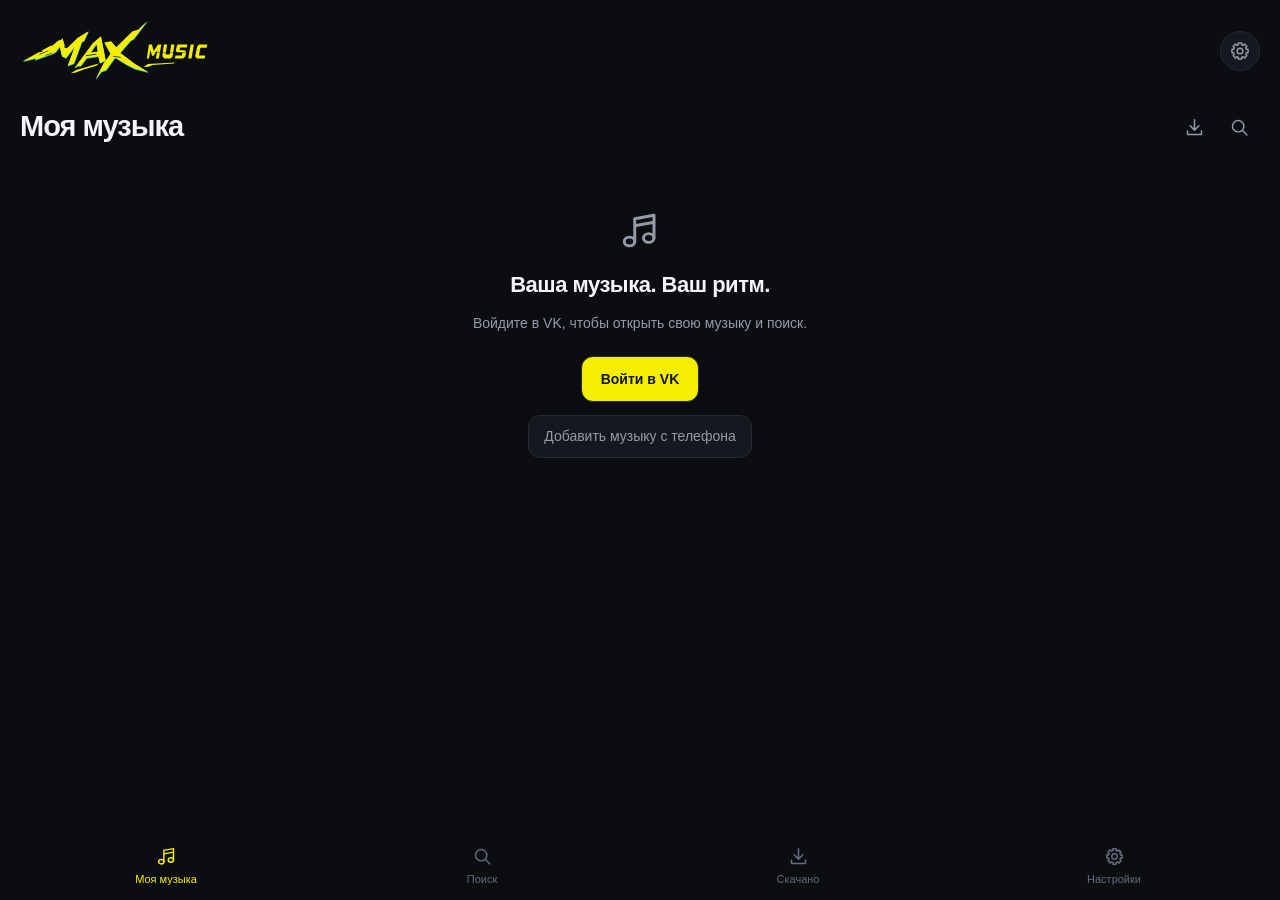
<file: app/src/main/assets/index.html>
<!doctype html><html lang="ru"><head><meta charset="utf-8"><meta name="viewport" content="width=device-width,initial-scale=1,viewport-fit=cover"><meta http-equiv="Content-Security-Policy" content="default-src 'none';script-src 'self';style-src 'self' 'unsafe-inline';img-src 'self' data: https:;font-src 'self';connect-src 'none';frame-src 'none';base-uri 'none';form-action 'none'"><title>MaxMusic</title><link rel="stylesheet" href="ui.css"></head><body class="solo runtime-loading"><div class="page"><div class="screens"><section class="screen selectedsolo"><div class="phone" id="libraryPhone"></div></section></div></div><script src="ui-core.js"></script><script src="runtime.js"></script></body></html>
</file>
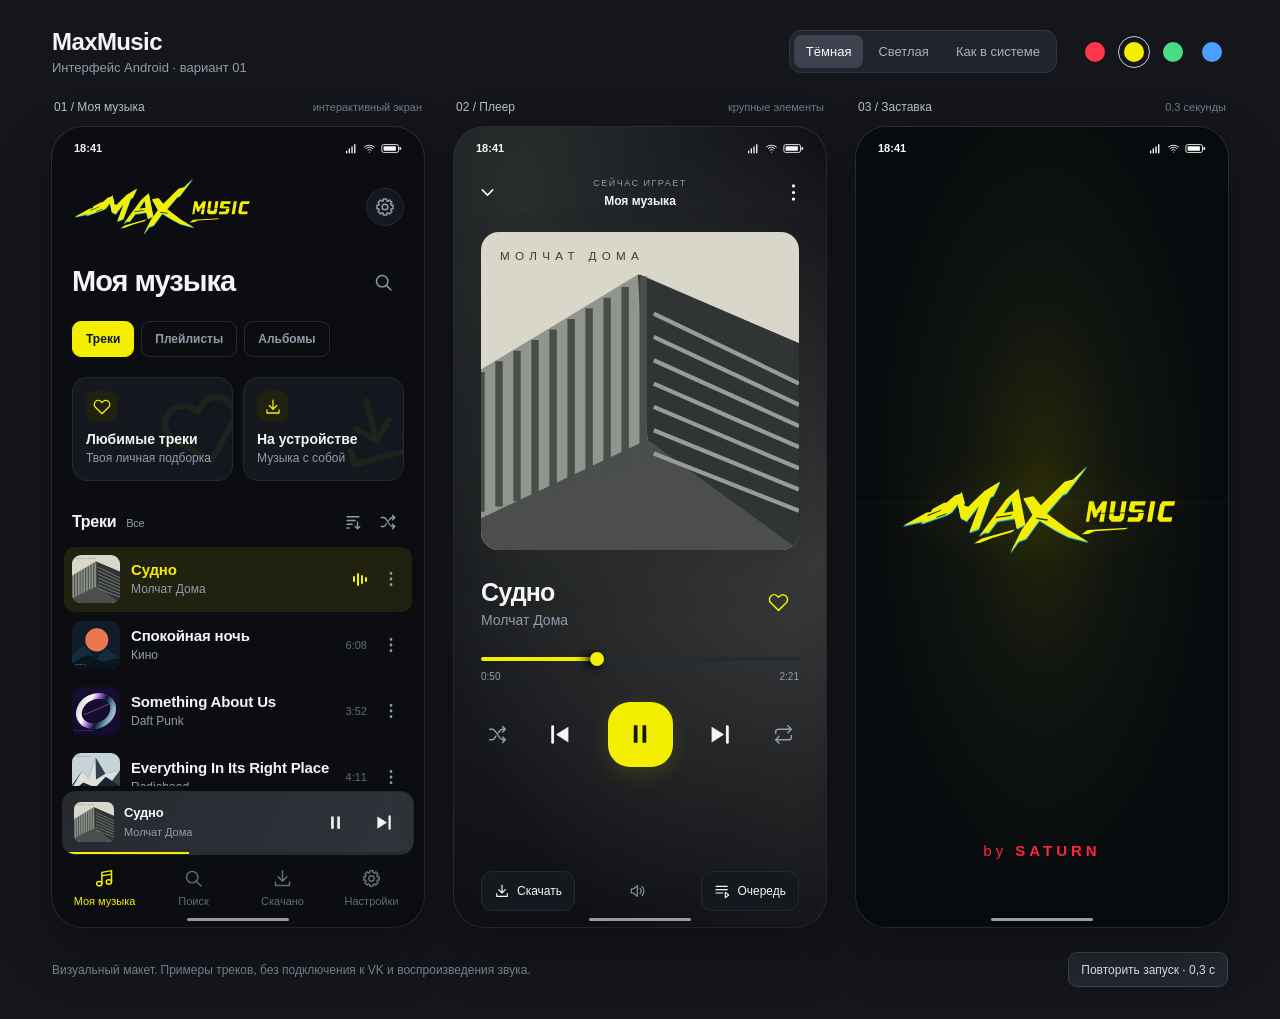
<file: design.html>
<!doctype html>
<html lang="ru">
<meta charset="utf-8">
<meta name="viewport" content="width=device-width,initial-scale=1">
<title>MaxMusic · Android</title>
<style>
*{box-sizing:border-box}body{margin:0;background:#14161b;color:#f3f4f6;font:15px 'Segoe UI',Arial,sans-serif}button,input{font:inherit}button{cursor:pointer;-webkit-tap-highlight-color:transparent}button:focus-visible,input:focus-visible{outline:2px solid #a2c9ff;outline-offset:3px}button{border:0}svg{display:block}.page{max-width:1248px;margin:auto;padding:28px 36px 32px}.pagehead{display:flex;justify-content:space-between;gap:20px;align-items:center;margin-bottom:25px}.pagetitle{font-size:24px;font-weight:750;letter-spacing:-.6px}.pagetitle small{display:block;font-size:13px;color:#949ba9;font-weight:400;letter-spacing:0;margin-top:4px}.global-controls{display:flex;gap:22px;align-items:center}.modes{display:flex;background:#21242c;padding:4px;border:1px solid #333743;border-radius:12px;gap:3px}.modes button{padding:9px 12px;background:none;color:#a9b0bd;border-radius:8px;font-size:13px}.modes button.active{color:#f6f8ff;background:#3c424e}.accents{display:flex;gap:7px}.accent{width:32px;height:32px;display:grid;place-items:center;border-radius:50%;padding:5px;background:transparent;border:1px solid transparent}.accent span{width:20px;height:20px;border-radius:50%;background:var(--swatch)}.accent.active{border-color:#c7cbd2}.screens{display:grid;grid-template-columns:repeat(3,minmax(0,1fr));gap:30px}.screenlabel{display:flex;justify-content:space-between;align-items:center;font-size:12px;color:#b9bfcb;margin:0 2px 13px}.screenlabel span{color:#727b8c;font-size:11px}.phone{position:relative;width:100%;height:800px;border-radius:31px;overflow:hidden;background:var(--bg);color:var(--fg);box-shadow:0 22px 55px #0005,0 0 0 1px #ffffff1e;font-family:'Segoe UI',Arial,sans-serif;--bg:#0b0d11;--surface:#15181e;--surface2:#1d2129;--stroke:#262a33;--fg:#f4f5f7;--muted:#939ba9;--subtle:#626b7d;--accent:#f4ef00;--ink:var(--accent);--soft:color-mix(in srgb,var(--accent) 9%,var(--bg))}.phone.light{--bg:#f4f5f8;--surface:#fff;--surface2:#e9ecf2;--stroke:#dce1e9;--fg:#171b24;--muted:#697285;--subtle:#8790a0;--ink:color-mix(in srgb,var(--accent) 48%,#121722);box-shadow:0 22px 55px #0005,0 0 0 1px #ffffff30}.phone button{color:inherit}.statusbar{height:32px;padding:10px 22px 0;display:flex;justify-content:space-between;align-items:center;font-size:11px;line-height:16px;font-weight:650;color:var(--fg)}.statusicons{display:flex;gap:5px;align-items:center}.statusicons svg{width:13px;height:13px}.statusicons .battery{width:21px}.app{height:calc(100% - 32px);display:flex;flex-direction:column}.appheader{display:flex;justify-content:space-between;align-items:center;gap:14px;padding:17px 20px 15px;flex-shrink:0}.wordmark{width:184px;color:var(--ink);overflow:visible}.wordmark svg{width:100%;height:auto}.account{height:38px;width:38px;border:1px solid var(--stroke);background:var(--surface);display:grid;place-items:center;border-radius:50%;color:var(--muted)!important}.icon{width:21px;height:21px;fill:none;stroke:currentColor;stroke-width:1.7;stroke-linecap:round;stroke-linejoin:round}.scroll{flex:1;overflow:auto;min-height:0;padding:0 20px 15px;scrollbar-width:none}.scroll::-webkit-scrollbar{display:none}.titleline{display:flex;align-items:center;justify-content:space-between;margin:8px 0 18px}.titleline h1{font-size:29px;letter-spacing:-1px;line-height:1.1;margin:0;font-weight:730}.iconbutton{height:42px;width:42px;display:grid;place-items:center;border-radius:50%;background:transparent;color:var(--muted)!important;padding:0}.tabs{display:flex;gap:7px;margin-bottom:20px;white-space:nowrap}.chip{height:36px;padding:0 13px;border-radius:9px;border:1px solid var(--stroke);background:none;color:var(--muted)!important;font-size:12px;font-weight:600}.chip.selected{background:var(--accent);color:#111518!important;border-color:var(--accent)}.collections{display:grid;grid-template-columns:1fr 1fr;gap:10px;margin:0 0 24px}.collection{position:relative;text-align:left;background:var(--surface);border:1px solid var(--stroke);padding:13px;border-radius:15px;overflow:hidden;min-height:97px}.collection .cicon{width:31px;height:31px;border-radius:9px;display:grid;place-items:center;background:var(--soft);color:var(--ink);margin-bottom:9px}.collection .cicon svg{width:18px;height:18px}.collection strong{font-size:13px;font-weight:650;display:block}.collection small{display:block;margin-top:3px;font-size:11px;color:var(--muted)}.collection .ornament{position:absolute;right:-12px;top:12px;color:var(--ink);opacity:.05;transform:rotate(-15deg);width:82px;height:82px}.listheading{display:flex;align-items:center;justify-content:space-between;margin:0 0 8px;gap:10px}.listheading strong{font-size:16px;font-weight:650;letter-spacing:-.3px}.listheading small{font-size:11px;font-weight:400;color:var(--muted);margin-left:6px}.tools{display:flex;gap:3px}.tools .iconbutton{width:32px;height:34px}.tools svg{width:18px;height:18px}.track{display:flex;align-items:center;gap:11px;min-height:65px;border-radius:10px;margin:1px -8px;padding:7px 8px;cursor:pointer;position:relative}.track:hover{background:var(--surface)}.track.current{background:var(--soft)}.cover{position:relative;flex-shrink:0;width:48px;height:48px;border-radius:9px;overflow:hidden;isolation:isolate}.cover>svg{width:100%;height:100%}.tracktext{min-width:0;flex:1}.tracktext strong,.tracktext small{display:block;white-space:nowrap;overflow:hidden;text-overflow:ellipsis}.tracktext strong{font-size:13px;line-height:20px;letter-spacing:-.15px;font-weight:600}.track.current .tracktext strong{color:var(--ink)}.tracktext small{font-size:11px;color:var(--muted);line-height:18px}.trackduration{font-size:10px;color:var(--subtle);font-variant-numeric:tabular-nums}.track .more{width:26px;height:44px;border-radius:9px;background:transparent;color:var(--muted);padding:0;display:grid;place-items:center}.track .more .icon{width:18px;height:18px}.eqbars{display:flex;align-items:center;gap:2px;height:14px;margin-left:3px}.eqbars i{width:2px;background:var(--ink);border-radius:2px}.eqbars i:nth-child(1){height:6px}.eqbars i:nth-child(2){height:13px}.eqbars i:nth-child(3){height:9px}.eqbars i:nth-child(4){height:5px}.miniplayer{margin:5px 10px 0;background:var(--surface2);border:1px solid var(--stroke);border-radius:13px;position:relative;overflow:hidden;flex-shrink:0}.minibody{display:flex;align-items:center;gap:10px;padding:10px 11px;cursor:pointer}.miniplayer .cover{width:40px;height:40px;border-radius:7px}.miniplayer .tracktext strong{font-size:12px}.miniplayer .tracktext small{font-size:10px}.miniplayer .iconbutton{height:38px;width:38px;flex-shrink:0;color:var(--fg)!important}.mini-progress{height:2px;background:var(--stroke)}.mini-progress span{height:100%;display:block;background:var(--accent);width:36%}.nav{height:72px;display:flex;justify-content:space-around;align-items:center;padding:4px 8px 11px;flex-shrink:0}.nav button{width:25%;height:56px;border-radius:10px;display:flex;flex-direction:column;align-items:center;justify-content:center;gap:6px;background:none;color:var(--subtle);font-size:9px}.nav button.active{color:var(--ink)}.nav .icon{width:21px;height:21px}.homehandle{position:absolute;bottom:6px;left:50%;transform:translateX(-50%);width:102px;height:3px;border-radius:4px;background:var(--fg);opacity:.6;pointer-events:none}.playerheader{padding:12px 12px 0;display:flex;justify-content:space-between;align-items:center}.playerheader .center{text-align:center;color:var(--muted);font-size:9px;letter-spacing:1.5px;line-height:18px}.playerheader .center b{display:block;color:var(--fg);font-size:12px;letter-spacing:0;font-weight:600}.playerheader .iconbutton{color:var(--fg)!important}.playerbody{padding:19px 27px 16px;flex:1;display:flex;flex-direction:column}.bigcover{width:100%;height:auto;aspect-ratio:1;border-radius:18px;box-shadow:0 18px 40px #0003;overflow:hidden;flex-shrink:0}.songinfo{margin-top:28px;display:flex;align-items:center;justify-content:space-between;gap:10px}.songinfo h2{font-size:25px;letter-spacing:-.8px;margin:0 0 5px;font-weight:730;line-height:1.15}.songinfo p{margin:0;color:var(--muted);font-size:14px}.songinfo .iconbutton{color:var(--ink)!important;flex-shrink:0}.seek{margin-top:24px}.seek input{appearance:none;-webkit-appearance:none;background:linear-gradient(90deg,var(--accent) 0%,var(--accent) 36%,var(--stroke) 36%);height:4px;width:100%;display:block;margin:5px 0 10px;border-radius:6px;cursor:pointer}.seek input::-webkit-slider-thumb{appearance:none;-webkit-appearance:none;width:12px;height:12px;background:var(--accent);border-radius:50%}.timecodes{display:flex;justify-content:space-between;color:var(--muted);font-size:10px;font-variant-numeric:tabular-nums}.playcontrols{display:flex;justify-content:space-between;align-items:center;margin-top:20px;gap:8px}.playcontrols .iconbutton{color:var(--fg)!important}.playcontrols .dim{color:var(--muted)!important;width:32px}.playcontrols .skip .icon{width:27px;height:27px}.playcontrols .play{width:65px;height:65px;background:var(--accent);color:#111518!important;border-radius:22px;box-shadow:0 7px 23px color-mix(in srgb,var(--accent) 12%,transparent)}.playcontrols .play .icon{width:30px;height:30px;stroke-width:1.3}.playerfooter{display:flex;justify-content:space-between;align-items:center;gap:8px;margin-top:auto;padding-top:24px}.playerfooter button{border:1px solid var(--stroke);background:var(--surface);border-radius:11px;min-height:40px;padding:0 12px;display:flex;gap:7px;align-items:center;font-size:11px}.playerfooter .icon{width:16px;height:16px}.playerfooter .plain{padding:0 8px;background:transparent;border:0;color:var(--muted)}.splash{height:100%;background:radial-gradient(ellipse at 50% 44%,#20200b 0%,#10120f 30%,#090b0e 65%);display:flex;align-items:center;justify-content:center;position:relative;color:#f4ef00}.splashlogo{width:286px;position:relative;filter:drop-shadow(0 0 28px #f4ef001a);margin-top:-34px}.splashlogo svg{width:100%}.splashlogo:before{content:'';position:absolute;left:-10px;right:20px;top:50%;height:1px;background:linear-gradient(90deg,transparent,#fff6005c,transparent);opacity:.6}.splash .by{position:absolute;bottom:68px;color:#ff243e;letter-spacing:4px;font-size:15px;font-weight:500}.splash .by b{font-weight:750}.splash .homehandle{background:#fff}.splashflash{position:absolute;inset:0;z-index:20;display:none}.splashflash.visible{display:block}.splashflash .splashlogo{width:286px}.caption{color:#7c8596;font-size:12px;display:flex;justify-content:space-between;align-items:center;gap:20px;margin-top:25px}.replay{background:#232731;border:1px solid #3c4350;color:#e4e7ef;border-radius:9px;min-height:35px;padding:5px 12px;font-size:12px}.searchfield{height:44px;border:1px solid var(--stroke);border-radius:12px;background:var(--surface);display:flex;align-items:center;gap:9px;padding:0 12px;margin-bottom:20px}.searchfield .icon{width:19px;height:19px;color:var(--muted)}.searchfield input{border:0;background:none;color:var(--fg);font-size:13px;width:100%;outline:none;min-width:0}.searchfield input::placeholder{color:var(--subtle)}.searchsection{font-size:12px;color:var(--muted);margin:4px 0 12px}.settingssection{margin-bottom:25px}.settingssection h2{font-size:14px;margin:18px 0 11px}.settingmodes{display:grid;grid-template-columns:repeat(3,1fr);gap:7px}.settingmode{background:var(--surface);border:1px solid var(--stroke);border-radius:12px;text-align:center;padding:13px 5px;font-size:10px;min-height:77px}.settingmode.selected{border-color:var(--ink);background:var(--soft)}.settingmode svg{margin:0 auto 8px;width:22px;height:22px}.settingaccents{display:flex;gap:17px;padding:8px 0}.settingaccent{height:43px;width:43px;background:var(--swatch);border:5px solid var(--bg);outline:1px solid var(--stroke);border-radius:50%;display:grid;place-items:center;color:#101216!important}.settingaccent.selected{outline:2px solid var(--ink)}.settingaccent .icon{width:21px;height:21px}.settingrow{background:var(--surface);padding:15px 14px;border:1px solid var(--stroke);border-radius:12px;display:flex;align-items:center;justify-content:space-between;font-size:12px;margin-bottom:8px}.settingrow small{font-size:11px;color:var(--muted)}.aboutmark{text-align:center;margin-top:28px;color:var(--subtle);font-size:11px}.playlistgrid{display:grid;grid-template-columns:1fr 1fr;gap:19px 13px}.playlistcard{padding:0;text-align:left;background:none;color:var(--fg)}.playlistcard .cover{width:100%;height:auto;aspect-ratio:1;border-radius:14px}.playlistcard strong{display:block;font-size:13px;margin-top:10px}.playlistcard small{display:block;color:var(--muted);font-size:11px;margin-top:4px}.downloadnote{font-size:12px;color:var(--muted);line-height:1.6;margin:0 0 16px}.toast{position:absolute;bottom:92px;left:17px;right:17px;z-index:25;background:var(--fg);color:var(--bg);font-size:12px;padding:13px 16px;border-radius:12px;box-shadow:0 5px 25px #0005;display:none}.toast.show{display:block}.sheetmask{position:absolute;inset:0;background:#0008;z-index:12;display:flex;align-items:end}.sheet{border:1px solid var(--stroke);background:var(--bg);width:100%;padding:12px 20px 30px;border-radius:23px 23px 0 0}.sheet>i{display:block;width:34px;height:4px;background:var(--stroke);margin:0 auto 18px;border-radius:3px}.sheet h2{font-size:21px;letter-spacing:-.5px;margin:0 0 15px}.sheet>button{width:100%;height:49px;display:flex;gap:13px;align-items:center;background:none;text-align:left;font-size:13px}.sheet .icon{color:var(--muted)}.sheet .track{min-height:62px}.solo .page{padding:0;max-width:none}.solo .pagehead,.solo .screenlabel,.solo .caption{display:none}.solo .screens{display:block}.solo .screen{display:none}.solo .screen.selectedsolo{display:block}.solo .phone{width:100vw;height:100vh;border-radius:0;box-shadow:none}.solo .screen:nth-child(3) .phone>.statusbar{position:absolute;top:0;width:100%;z-index:2;color:#fff}.screen:nth-child(3) .phone>.statusbar{position:absolute;top:0;width:100%;z-index:2;color:#fff}.screen:nth-child(3) .statusbar .icon{color:#fff}
@media(max-width:850px){.page{padding:20px}.pagehead{align-items:start;flex-direction:column}.global-controls{gap:12px;flex-wrap:wrap}.screens{grid-template-columns:360px 360px 360px;overflow:auto;padding:1px 1px 22px;gap:20px}.caption{align-items:start}.pagehead .modes button{padding:9px}.caption>span{max-width:220px}}
</style>
<style>
.tracktext strong{font-size:15px;line-height:21px}.tracktext small{font-size:12px;line-height:19px}.trackduration{font-size:11px}.miniplayer .tracktext strong{font-size:13px}.miniplayer .tracktext small{font-size:11px}.nav button{font-size:11px}.collection strong{font-size:14px}.collection small{font-size:12px;line-height:1.4}.settingrow{font-size:14px}.settingrow small{font-size:12px}.settingssection h2{font-size:16px}.settingmode{font-size:11px}.searchfield input{font-size:15px}.searchsection{font-size:13px}.playerfooter button{font-size:12px}.splash{--bg:#090b0e}
.account{padding:0;flex-shrink:0}
.account .icon{width:22px;height:22px;stroke-width:1.6}
.phone.light{--selection-outline:#b8bec7}
.phone.light .seek input{background:#d1d5dc!important;box-shadow:none}
.seek input::-webkit-slider-thumb{width:14px;height:14px;box-shadow:0 3px 6px #0005}
.seek input::-moz-range-thumb{border:0;width:14px;height:14px;border-radius:50%;background:var(--accent);box-shadow:0 3px 6px #0005}
.phone:not(.light) .seek input::-webkit-slider-thumb{box-shadow:-2px 0 3px #0008,-7px 1px 8px 1px #0007,0 3px 6px #0005}
.phone:not(.light) .seek input::-moz-range-thumb{box-shadow:-2px 0 3px #0008,-7px 1px 8px 1px #0007,0 3px 6px #0005}
.phone.light .seek input::-webkit-slider-thumb{box-sizing:border-box;border:0;width:12px;height:12px;box-shadow:0 0 0 .65px var(--selection-outline),0 3px 6px #0003}
.phone.light .seek input::-moz-range-thumb{box-sizing:border-box;border:0;width:12px;height:12px;border-radius:50%;background:var(--accent);box-shadow:0 0 0 .65px var(--selection-outline),0 3px 6px #0003}
.phone.light .playcontrols .play{border:0;box-shadow:inset 0 0 0 .65px var(--selection-outline),0 7px 23px color-mix(in srgb,var(--accent) 12%,transparent)}
.phone.light .chip.selected,.phone.light .settingmode.selected{border-color:transparent;box-shadow:inset 0 0 0 .6px var(--selection-outline)}
.phone.light .track.current,.phone.light .collection .cicon{box-shadow:inset 0 0 0 .5px var(--selection-outline)}
.phone.light .nav button.active{background:var(--soft);box-shadow:inset 0 0 0 .5px var(--selection-outline)}
.phone.light .settingaccent{box-shadow:inset 0 0 0 .5px var(--selection-outline)}
.phone.light .settingaccent.selected{outline:1px solid var(--selection-outline)}
.phone.light .mini-progress span{background:#c5cad2}
.phone.artwork-player{background:radial-gradient(ellipse at 18% 10%,color-mix(in srgb,var(--art-primary,var(--bg)) 48%,transparent),transparent 78%),radial-gradient(ellipse at 100% 55%,color-mix(in srgb,var(--art-secondary,var(--bg)) 23%,transparent),transparent 72%),var(--bg)}
.phone.light.artwork-player{background:radial-gradient(ellipse at 18% 10%,color-mix(in srgb,var(--art-primary,var(--bg)) 24%,transparent),transparent 78%),radial-gradient(ellipse at 100% 55%,color-mix(in srgb,var(--art-secondary,var(--bg)) 15%,transparent),transparent 72%),var(--bg)}
.phone.artwork-tinted .bigcover{box-shadow:0 14px 36px #0003,0 20px 48px -12px color-mix(in srgb,var(--art-primary) 35%,transparent)}
.phone.artwork-tinted .miniplayer{background:linear-gradient(115deg,color-mix(in srgb,var(--art-primary) 20%,var(--surface2)),color-mix(in srgb,var(--art-secondary) 10%,var(--surface2)))}
.phone.light.artwork-tinted .miniplayer{background:linear-gradient(115deg,color-mix(in srgb,var(--art-primary) 12%,var(--surface2)),color-mix(in srgb,var(--art-secondary) 6%,var(--surface2)))}
.splash{isolation:isolate;background:radial-gradient(ellipse at 50% 45%,#252708 0%,#11150f 29%,#070a0d 68%)}
.splash:before{content:'';position:absolute;inset:0;z-index:-1;pointer-events:none;background:repeating-linear-gradient(0deg,#ffffff04 0 1px,transparent 1px 4px);opacity:.7}
.splash:after{content:'';position:absolute;inset:20% 0 26%;pointer-events:none;background:linear-gradient(transparent 49.5%,#b5fffc0d 50%,transparent 50.5%);opacity:.4}
.splashlogo{z-index:2;filter:drop-shadow(0 0 24px #f4ef001b)}
.splashlogo:before{display:none}
.glitch-base{position:relative}
.glitch-layer{position:absolute;inset:0;pointer-events:none;opacity:0}
.glitch-cyan{color:#5bfcff;clip-path:inset(22% 0 57%)}
.glitch-red{color:#ff365c;clip-path:inset(58% 0 25%)}
.glitch-yellow{color:#f4ef00;clip-path:inset(39% 0 50%)}
.signal-bits{position:absolute;inset:0;pointer-events:none;opacity:0;background:linear-gradient(90deg,transparent 9%,#f4ef0080 9% 20%,transparent 20% 66%,#5bfcff70 66% 75%,transparent 75%) 0 42%/100% 2px no-repeat,linear-gradient(90deg,transparent 18%,#f4ef0050 18% 29%,transparent 29% 74%,#ff365c90 74% 86%,transparent 86%) 0 49%/100% 1px no-repeat,linear-gradient(90deg,transparent 4%,#f4ef0040 4% 13%,transparent 13% 79%,#5bfcff70 79% 90%,transparent 90%) 0 54%/100% 3px no-repeat}
.splash.glitch-running .glitch-base{animation:signal-jolt 300ms steps(1,end) both}
.splash.glitch-running .glitch-cyan{animation:signal-cyan 300ms steps(1,end) both}
.splash.glitch-running .glitch-red{animation:signal-red 300ms steps(1,end) both}
.splash.glitch-running .glitch-yellow{animation:signal-yellow 300ms steps(1,end) both}
.splash.glitch-running .signal-bits{animation:signal-noise 300ms steps(1,end) both}
@keyframes signal-jolt{0%,100%{transform:none}8%{transform:translateX(-3px) skewX(-2deg)}24%{transform:translateX(2px)}42%{transform:none}60%{transform:translateX(-2px) skewX(1deg)}78%{transform:translateX(1px)}90%{transform:none}}
@keyframes signal-cyan{0%,100%{opacity:0;transform:none}8%{opacity:.8;transform:translateX(-8px);clip-path:inset(19% 0 63%)}24%{opacity:.65;transform:translateX(5px);clip-path:inset(59% 0 22%)}42%{opacity:0}60%{opacity:.8;transform:translateX(-6px);clip-path:inset(32% 0 55%)}78%{opacity:.35;transform:translateX(3px)}90%{opacity:0}}
@keyframes signal-red{0%,100%{opacity:0;transform:none}8%{opacity:.7;transform:translateX(6px)}24%{opacity:.8;transform:translateX(-5px);clip-path:inset(30% 0 51%)}42%{opacity:.6;transform:translateX(7px);clip-path:inset(65% 0 18%)}60%{opacity:0}78%{opacity:.5;transform:translateX(4px);clip-path:inset(43% 0 45%)}90%{opacity:0}}
@keyframes signal-yellow{0%,100%{opacity:0;transform:none}8%{opacity:1;transform:translateX(9px)}24%{opacity:1;transform:translateX(-7px);clip-path:inset(67% 0 23%)}42%{opacity:0}60%{opacity:1;transform:translateX(8px);clip-path:inset(43% 0 48%)}78%{opacity:1;transform:translateX(-3px)}90%{opacity:0}}
@keyframes signal-noise{0%,100%{opacity:0;transform:none}8%{opacity:.8;transform:translateY(-3px)}24%{opacity:.3;transform:translateY(4px)}42%{opacity:.7;transform:translateY(-1px)}60%{opacity:.4;transform:translateY(2px)}78%{opacity:.6}90%{opacity:0}}
@media(prefers-reduced-motion:reduce){.splash.glitch-running .glitch-base,.splash.glitch-running .glitch-layer,.splash.glitch-running .signal-bits{animation:none}}
</style>
<div class="page">
 <div class="pagehead"><div class="pagetitle">MaxMusic <small>Интерфейс Android · вариант 01</small></div><div class="global-controls"><div class="modes" id="globalModes"></div><div class="accents" id="globalAccents"></div></div></div>
 <div class="screens"><section class="screen" data-solo="library"><div class="screenlabel">01 / Моя музыка <span>интерактивный экран</span></div><div class="phone" id="libraryPhone"></div></section><section class="screen" data-solo="player"><div class="screenlabel">02 / Плеер <span>крупные элементы</span></div><div class="phone" id="playerPhone"></div></section><section class="screen" data-solo="splash"><div class="screenlabel">03 / Заставка <span>0,3 секунды</span></div><div class="phone" id="splashPhone"></div></section></div>
 <div class="caption"><span>Визуальный макет. Примеры треков, без подключения к VK и воспроизведения звука.</span><button class="replay" data-action="launch">Повторить запуск · 0,3 с</button></div>
</div>
<script>
const icons={
 search:'<circle cx="10.5" cy="10.5" r="6.5"/><path d="m16 16 4.5 4.5"/>',
 music:'<path d="M9 18V5l11-2v13M9 9l11-2"/><ellipse cx="6" cy="18" rx="3" ry="2.5"/><ellipse cx="17" cy="16" rx="3" ry="2.5"/>',
 heart:'<path d="M20.8 4.8a5.3 5.3 0 0 0-7.5 0L12 6.1l-1.3-1.3a5.3 5.3 0 0 0-7.5 7.5L12 21l8.8-8.7a5.3 5.3 0 0 0 0-7.5Z"/>',
 download:'<path d="M12 3v12m-5-5 5 5 5-5M4 16v4h16v-4"/>',
 settings:'<path d="M9.28 5.44L10.16 5.14L10.13 3.20L13.87 3.20L13.84 5.14L14.72 5.44L14.72 5.44L15.55 5.85L16.90 4.45L19.55 7.10L18.15 8.45L18.56 9.28L18.56 9.28L18.86 10.16L20.80 10.13L20.80 13.87L18.86 13.84L18.56 14.72L18.56 14.72L18.15 15.55L19.55 16.90L16.90 19.55L15.55 18.15L14.72 18.56L14.72 18.56L13.84 18.86L13.87 20.80L10.13 20.80L10.16 18.86L9.28 18.56L9.28 18.56L8.45 18.15L7.10 19.55L4.45 16.90L5.85 15.55L5.44 14.72L5.44 14.72L5.14 13.84L3.20 13.87L3.20 10.13L5.14 10.16L5.44 9.28L5.44 9.28L5.85 8.45L4.45 7.10L7.10 4.45L8.45 5.85L9.28 5.44Z"/><circle cx="12" cy="12" r="3.1"/>',
 play:'<path d="m8 4 13 8-13 8Z" fill="currentColor" stroke="none"/>',
 pause:'<path d="M7 5h3v14H7zM14 5h3v14h-3z" fill="currentColor" stroke="none"/>',
 next:'<path d="m5 5 11 7-11 7Z" fill="currentColor" stroke="none"/><path d="M19 5v14" stroke-width="2.5"/>',
 prev:'<path d="m19 5-11 7 11 7Z" fill="currentColor" stroke="none"/><path d="M5 5v14" stroke-width="2.5"/>',
 shuffle:'<path d="M3 6h3c5 0 7 12 12 12h3m-3-3 3 3-3 3M3 18h3c1.5 0 3-2 4-4m3-4c1.5-2.5 3-4 5-4h3m-3-3 3 3-3 3"/>',
 repeat:'<path d="m17 2 4 4-4 4M3 11V9a3 3 0 0 1 3-3h15M7 22l-4-4 4-4m14-1v2a3 3 0 0 1-3 3H3"/>',
 more:'<circle cx="12" cy="4.5" r="1" fill="currentColor"/><circle cx="12" cy="12" r="1" fill="currentColor"/><circle cx="12" cy="19.5" r="1" fill="currentColor"/>',
 down:'<path d="m6 9 6 6 6-6"/>',
 arrow:'<path d="M19 12H5m6-6-6 6 6 6"/>',
 queue:'<path d="M3 5h17M3 10h17M3 15h10m4-1 5 4-5 4Z"/>',
 sort:'<path d="M4 5h16M4 10h11M4 15h7M4 20h3m11-8v9m-3-3 3 3 3-3"/>',
 plus:'<path d="M12 4v16M4 12h16"/>',
 check:'<path d="m5 12 4 4L20 5"/>',
 sun:'<circle cx="12" cy="12" r="4"/><path d="M12 1v2m0 18v2M1 12h2m18 0h2M4 4l1.5 1.5m13 13L20 20M4 20l1.5-1.5m13-13L20 4"/>',
 moon:'<path d="M20.5 14A9 9 0 0 1 10 3.5 9 9 0 1 0 20.5 14Z"/>',
 system:'<rect x="3" y="3" width="18" height="14" rx="2"/><path d="M8 21h8m-4-4v4M12 3v14"/>',
 volume:'<path d="m11 4-6 5H2v6h3l6 5Zm4 4a6 6 0 0 1 0 8m3-11a10 10 0 0 1 0 14"/>',
 wifi:'<path d="M3 9a14 14 0 0 1 18 0M6 12a9 9 0 0 1 12 0m-9 3a4 4 0 0 1 6 0M12 19h.01"/>',
 bars:'<path d="M3 20v-3m5 3v-7m5 7V9m5 11V5" stroke-width="2.5"/>'
};
const icon=(name,cls='')=>`<svg class="icon ${cls}" viewBox="0 0 24 24" aria-hidden="true">${icons[name]||icons.music}</svg>`;
const ib=(name,action,label,cls='')=>`<button class="iconbutton ${cls}" data-action="${action}" aria-label="${label}">${icon(name)}</button>`;
const colors=[{name:'Красный',value:'#ff354c'},{name:'Жёлтый',value:'#f4ef00'},{name:'Зелёный',value:'#4bdb87'},{name:'Синий',value:'#4e9eff'}];
const modes=[{name:'Тёмная',value:'dark',icon:'moon'},{name:'Светлая',value:'light',icon:'sun'},{name:'Как в системе',value:'system',icon:'system'}];
const tracks=[
 {title:'Судно',artist:'Молчат Дома',duration:'2:21',palette:0,album:'Этажи'},
 {title:'Спокойная ночь',artist:'Кино',duration:'6:08',palette:1,album:'Группа крови'},
 {title:'Something About Us',artist:'Daft Punk',duration:'3:52',palette:2,album:'Discovery'},
 {title:'Everything In Its Right Place',artist:'Radiohead',duration:'4:11',palette:3,album:'Kid A'},
 {title:'Blinding Lights',artist:'The Weeknd',duration:'3:20',palette:4,album:'After Hours'},
 {title:'Звезда по имени Солнце',artist:'Кино',duration:'3:45',palette:1,album:'Звезда по имени Солнце'}
];
let saved={};try{saved=JSON.parse(localStorage.getItem('maxmusic-look')||'{}')}catch{}
const state={mode:modes.some(m=>m.value===saved.mode)?saved.mode:'dark',accent:colors.some(c=>c.value===saved.accent)?saved.accent:'#f4ef00',view:'library',tab:'tracks',index:0,playing:true,seek:36,query:'',favorite:true,repeat:false,shuffle:false};
const logo=()=>{
 const max='<path d="M-86 110-25 76-14 75-10 67 20 51 26 51 47 33 62 28 65 22 73 50 70 57 82 61 123 21 151 4 164-4 147 32 139 36 109 118 85 127 111 56 78 98 63 90 55 54 40 74 28 81-40 105-33 98Z"/><path fill-rule="evenodd" d="M110 137 180 42 211 15 229 107 207 117 201 91 157 98 135 127 122 128ZM172 77 199 73 194 44Z"/><path d="M224 39 250 34 269 57 330-3 352-9 388-44 335 26 325 30 284 78 338 119 392 152 339 138 308 122 265 96 231 143 212 150 190 180 220 120 248 82Z"/>';
 const glyph={M:'M0 64 10 0H24L32 29 52 0H67L56 64H42L49 25 32 51H24L17 25 10 64Z',U:'M7 0H22L15 46H34L41 0H56L47 56L38 64H9L0 54Z',S:'M8 0H54L51 13H20L18 26H42L49 34L44 55L34 64H-4L-1 50H29L31 37H8L0 29L5 6Z',I:'M12 0H27L16 64H1Z',C:'M17 0H56L53 14H24L17 50H47L44 64H7L0 54L9 10Z'};
 let x=0;const music=[['M',68],['U',58],['S',53],['I',29],['C',57]].map(([letter,width])=>{const p=`<path transform="translate(${x} 0)" d="${glyph[letter]}"/>`;x+=width+4;return p}).join('');
 return `<svg viewBox="-96 -54 736 248" role="img" aria-label="MaxMusic"><g class="logo-depth" fill="#1396b0" opacity=".65" transform="translate(1 4)">${max}</g><g class="logo-depth" fill="#55e5ee" opacity=".85" transform="translate(.5 2)">${max}</g><g fill="currentColor">${max}<g transform="translate(385 47) scale(.82)">${music}</g><path d="m117 143 86-24-9 8-48 14-33 13-16 2Zm272-22 105-6-7 4-80 5-16 7-17 1Z"/></g><path d="m-21 82 35-14-4 4-34 14Zm23 4 26-9-4 4-25 9Zm153 1 41-6-5 4-39 6Zm103 2 30 5-3 3-29-5Zm157-12 124-2-1 2-124 2Z" fill="var(--bg,#0b0d11)" opacity=".85"/><path d="m47 34 14-5m123 11 24-21m123-20 20-7" fill="none" stroke="#fffbd0" stroke-width="1.3" opacity=".65"/></svg>`;
};
let artworkSerial=0;
function art(palette){const gradientId='chrome-'+(++artworkSerial);const designs=[
 `<rect width="300" height="300" fill="#d7d5c8"/><path d="M0 130 150 40 300 105v195H0Z" fill="#454846"/><path d="m148 40 9 156 143 104V105Z" fill="#292d2d"/><path d="m0 130 148-90 9 156L0 270Z" fill="#8e9189"/><g stroke="#414944" stroke-width="7">${Array.from({length:10},(_,i)=>`<path d="M${i*17} ${132-i*10}v${132+i*5}"/>`).join('')}</g><g stroke="#929a8f" stroke-width="4">${Array.from({length:7},(_,i)=>`<path d="m163 ${77+i*22} 137 ${66-i*2}"/>`).join('')}</g><text x="18" y="26" fill="#323833" font-size="11" font-family="Arial" letter-spacing="5">МОЛЧАТ ДОМА</text><rect y="0" width="300" height="300" fill="#ffffff09"/>`,
 `<rect width="300" height="300" fill="#111b2a"/><circle cx="155" cy="118" r="72" fill="#e97950"/><path d="M0 219 74 146 149 242 218 173 300 235v65H0Z" fill="#122e3c"/><path d="m0 262 100-53 93 47 107-26v70H0Z" fill="#0b151e"/><g stroke="#f1bb85" opacity=".6"><path d="m40 55 2 2m191 14 1 1m29 58 2 1m-155-93 1 1m-84 122 1 1"/></g><text x="18" y="278" fill="#d7d7c6" font-size="15" font-family="Arial" letter-spacing="8">КИНО</text>`,
 `<rect width="300" height="300" fill="#160b31"/><defs><linearGradient id="${gradientId}" x2="1" y2="1"><stop stop-color="#bbd6e2"/><stop offset=".3" stop-color="#fff8ee"/><stop offset=".45" stop-color="#9861de"/><stop offset=".6" stop-color="#091626"/><stop offset=".8" stop-color="#70a4bd"/><stop offset="1" stop-color="#e7dfc1"/></linearGradient></defs><ellipse cx="150" cy="150" rx="111" ry="90" fill="none" stroke="url(#${gradientId})" stroke-width="36" transform="rotate(-27 150 150)"/><path d="m74 175 152-67" stroke="#f9908a" stroke-width="3"/><text x="17" y="278" fill="#cfb8f2" font-size="10" font-family="Arial" letter-spacing="7">DISCOVERY</text>`,
 `<rect width="300" height="300" fill="#c6d3d8"/><path d="m0 200 65-90 38 49 44-132 62 102 91-21v192H0Z" fill="#33414f"/><path d="m0 220 65-110 38 49 44-132 3 139 59-37 91-21-95 126Z" fill="#dde0db"/><path d="m0 240 71-56 75 32 65-68 89 59v93H0Z" fill="#172432"/><path d="M0 263h300" stroke="#f35545" stroke-width="6"/><text x="16" y="24" fill="#283441" font-size="10" font-family="Arial" letter-spacing="5">RADIOHEAD</text>`,
 `<rect width="300" height="300" fill="#270e13"/><circle cx="177" cy="116" r="90" fill="#c52c3e"/><path d="M0 300 91 126h33L300 300Z" fill="#151a24"/><path d="m64 300 41-153 21 153m8-161 69 161" stroke="#f18c68" stroke-width="3"/><path d="M12 55h98m88 197h91" stroke="#e52e48" stroke-width="2"/><text x="18" y="282" fill="#ffb597" font-size="10" font-family="Arial" letter-spacing="6">AFTER HOURS</text>`
 ];return `<svg viewBox="0 0 300 300" aria-hidden="true">${designs[palette%designs.length]}</svg>`}
// Sample the actual cover artwork so its colours, rather than the accent setting, tint the player.
const artworkColorCache=new Map();
function artworkColors(palette){
 if(artworkColorCache.has(palette))return artworkColorCache.get(palette);
 const result=new Promise(resolve=>{
  const image=new Image();
  image.onload=()=>{try{
   const canvas=document.createElement('canvas');canvas.width=48;canvas.height=48;
   const ctx=canvas.getContext('2d',{willReadFrequently:true});ctx.drawImage(image,0,0,48,48);
   const pixels=ctx.getImageData(0,0,48,48).data,buckets=new Map();
   for(let i=0;i<pixels.length;i+=4){
    const r=pixels[i],g=pixels[i+1],b=pixels[i+2],hi=Math.max(r,g,b),lo=Math.min(r,g,b);
    if(pixels[i+3]<200||hi<28||lo>235)continue;
    const key=[r>>5,g>>5,b>>5].join(','),weight=1+(hi-lo)/255*.65;
    const group=buckets.get(key)||{weight:0,r:0,g:0,b:0};
    group.weight+=weight;group.r+=r*weight;group.g+=g*weight;group.b+=b*weight;buckets.set(key,group);
   }
   const ranked=[...buckets.values()].sort((a,b)=>b.weight-a.weight).map(c=>({weight:c.weight,r:c.r/c.weight,g:c.g/c.weight,b:c.b/c.weight}));
   if(!ranked.length){resolve(null);return}
   const primary=ranked[0],distance=c=>Math.hypot(c.r-primary.r,c.g-primary.g,c.b-primary.b);
   const secondary=ranked.filter(c=>c.weight>=primary.weight*.08&&distance(c)>45).sort((a,b)=>b.weight*distance(b)-a.weight*distance(a))[0]||primary;
   const css=c=>`rgb(${Math.round(c.r)} ${Math.round(c.g)} ${Math.round(c.b)})`;
   resolve([css(primary),css(secondary)]);
  }catch{resolve(null)}};
  image.onerror=()=>resolve(null);
  image.src='data:image/svg+xml;charset=utf-8,'+encodeURIComponent(art(palette).replace('<svg ','<svg xmlns="http://www.w3.org/2000/svg" width="300" height="300" '));
 });
 artworkColorCache.set(palette,result);return result;
}
async function applyArtworkTheme(){
 const index=state.index,palette=tracks[index]?.palette,phones=[document.getElementById('libraryPhone'),document.getElementById('playerPhone')];
 phones.forEach(p=>p.classList.toggle('artwork-player',palette!=null&&(p.id==='playerPhone'||state.view==='player')));
 const colors=palette==null?null:await artworkColors(palette);
 if(state.index!==index)return;
 phones.forEach(p=>{p.classList.toggle('artwork-tinted',Boolean(colors));if(colors){p.style.setProperty('--art-primary',colors[0]);p.style.setProperty('--art-secondary',colors[1])}else{p.style.removeProperty('--art-primary');p.style.removeProperty('--art-secondary')}});
}
function status(){return `<div class="statusbar"><span>18:41</span><div class="statusicons">${icon('bars')}${icon('wifi')}<svg class="battery" viewBox="0 0 24 13" fill="none"><rect x="1" y="2" width="19" height="9" rx="2" stroke="currentColor"/><path d="M22 5v3" stroke="currentColor" stroke-width="2"/><rect x="3" y="4" width="14" height="5" rx=".5" fill="currentColor"/></svg></div></div>`}
function splash(){const mark=logo();return `<div class="splash"><div class="signal-bits" aria-hidden="true"></div><div class="splashlogo"><div class="glitch-base">${mark}</div><div class="glitch-layer glitch-cyan" aria-hidden="true">${mark}</div><div class="glitch-layer glitch-red" aria-hidden="true">${mark}</div><div class="glitch-layer glitch-yellow" aria-hidden="true">${mark}</div></div><div class="by">by <b>SATURN</b></div><div class="homehandle"></div></div>`}
function header(){return `<header class="appheader"><div class="wordmark">${logo()}</div><button class="account" data-action="settings" aria-label="Настройки">${icon('settings')}</button></header>`}
function row(t,i){return `<div class="track ${state.index===i?'current':''}" data-track="${i}" role="button" tabindex="0" aria-label="${t.artist}, ${t.title}"><div class="cover">${art(t.palette)}</div><div class="tracktext"><strong>${t.title}</strong><small>${t.artist}</small></div>${state.index===i&&state.playing?'<div class="eqbars"><i></i><i></i><i></i><i></i></div>':`<span class="trackduration">${t.duration}</span>`}<button class="more" data-action="trackmenu" data-index="${i}" aria-label="Действия с треком">${icon('more')}</button></div>`}
function list(items=tracks.map((t,i)=>({t,i}))){return items.map(({t,i})=>row(t,i)).join('')}
function mini(){const t=tracks[state.index];return `<div class="miniplayer"><div class="minibody" data-action="openplayer" role="button" tabindex="0" aria-label="Открыть плеер"><div class="cover">${art(t.palette)}</div><div class="tracktext"><strong>${t.title}</strong><small>${t.artist}</small></div>${ib(state.playing?'pause':'play','play',state.playing?'Пауза':'Играть')}${ib('next','next','Следующий трек')}</div><div class="mini-progress"><span style="width:${state.seek}%"></span></div></div>`}
function nav(){return `<nav class="nav">${[['library','music','Моя музыка'],['search','search','Поиск'],['downloads','download','Скачано'],['settings','settings','Настройки']].map(([v,i,n])=>`<button data-action="${v}" class="${state.view===v?'active':''}" aria-label="${n}">${icon(i)}<span>${n}</span></button>`).join('')}</nav>`}
function library(){return `<div class="titleline"><h1>Моя музыка</h1>${ib('search','search','Поиск музыки')}</div><div class="tabs">${[['tracks','Треки'],['playlists','Плейлисты'],['albums','Альбомы']].map(([v,n])=>`<button class="chip ${state.tab===v?'selected':''}" data-tab="${v}">${n}</button>`).join('')}</div>${state.tab==='tracks'?`<div class="collections"><button class="collection" data-action="favorites"><div class="cicon">${icon('heart')}</div><strong>Любимые треки</strong><small>Твоя личная подборка</small>${icon('heart','ornament')}</button><button class="collection" data-action="downloads"><div class="cicon">${icon('download')}</div><strong>На устройстве</strong><small>Музыка с собой</small>${icon('download','ornament')}</button></div><div class="listheading"><div><strong>Треки <small>Все</small></strong></div><div class="tools">${ib('sort','sort','Сортировка')}${ib('shuffle','shuffle','Перемешать')}</div></div>${list()}`:playlistGrid()}`}
function playlistGrid(){return `<div class="playlistgrid">${[['На повторе','Избранное за последнее время',0],['Вечерний маршрут','Музыка для дороги',1],['В своём ритме','Электроника и не только',2],['Тихий час','Для себя',3]].map(([title,desc,p])=>`<button class="playlistcard" data-action="playlist"><div class="cover">${art(p)}</div><strong>${title}</strong><small>${desc}</small></button>`).join('')}</div>`}
function search(){return `<div class="titleline"><h1>Поиск</h1></div><div class="searchfield">${icon('search')}<input type="search" placeholder="Трек, исполнитель или плейлист" aria-label="Поиск музыки" value="${state.query.replaceAll('&','&amp;').replaceAll('"','&quot;')}"></div><div class="searchsection">${state.query?'Результаты':'Недавно слушали'}</div><div class="searchresults">${searchRows()}</div>`}
function searchRows(){const q=state.query.toLowerCase();return list(tracks.map((t,i)=>({t,i})).filter(({t})=>(t.title+' '+t.artist).toLowerCase().includes(q)))||'<div class="downloadnote">Ничего не найдено</div>'}
function downloads(){return `<div class="titleline"><h1>Скачано</h1>${ib('sort','sort','Сортировка')}</div><p class="downloadnote">Треки, которые всегда под рукой.</p>${list(tracks.slice(0,3).map((t,i)=>({t,i})))}`}
function settings(){return `<div class="titleline"><h1>Настройки</h1></div><section class="settingssection"><h2>Оформление</h2><div class="settingmodes">${modes.map(m=>`<button class="settingmode ${state.mode===m.value?'selected':''}" data-mode="${m.value}">${icon(m.icon)}${m.name}</button>`).join('')}</div></section><section class="settingssection"><h2>Цвет акцента</h2><div class="settingaccents">${colors.map(c=>`<button class="settingaccent ${state.accent===c.value?'selected':''}" style="--swatch:${c.value}" data-accent="${c.value}" aria-label="${c.name}">${state.accent===c.value?icon('check'):''}</button>`).join('')}</div></section><section class="settingssection"><h2>Воспроизведение</h2><button class="settingrow" style="width:100%" data-action="quality"><span>Качество звука</span><small>Автоматически</small></button><button class="settingrow" style="width:100%" data-action="cache"><span>Хранилище и кэш</span>${icon('download')}</button></section><div class="aboutmark">MaxMusic<br><span style="display:block;margin-top:5px;color:#ff354c">by SATURN</span></div>`}
function player(){const t=tracks[state.index];return `<div class="playerheader">${ib('down','library','Закрыть плеер')}<div class="center">СЕЙЧАС ИГРАЕТ<b>Моя музыка</b></div>${ib('more','trackmenu','Действия с треком')}</div><div class="playerbody"><div class="bigcover">${art(t.palette)}</div><div class="songinfo"><div><h2>${t.title}</h2><p>${t.artist}</p></div>${ib('heart','favorite',state.favorite?'Убрать из любимого':'В любимое')}</div><div class="seek"><input type="range" min="0" max="100" value="${state.seek}" aria-label="Позиция воспроизведения" style="background:linear-gradient(90deg,var(--accent) 0%,var(--accent) ${state.seek}%,var(--stroke) ${state.seek}%)"><div class="timecodes"><span class="elapsed">${elapsed(t)}</span><span>${t.duration}</span></div></div><div class="playcontrols">${ib('shuffle','shuffle','Перемешать','dim')}${ib('prev','prev','Предыдущий трек','skip')}${ib(state.playing?'pause':'play','play',state.playing?'Пауза':'Играть','play')}${ib('next','next','Следующий трек','skip')}${ib('repeat','repeat','Повтор','dim')}</div><div class="playerfooter"><button data-action="download">${icon('download')}Скачать</button><button class="plain" data-action="volume" aria-label="Громкость">${icon('volume')}</button><button data-action="queue">${icon('queue')}Очередь</button></div></div>`}
function elapsed(t=tracks[state.index]){const [m,s]=t.duration.split(':').map(Number);const v=Math.floor((m*60+s)*state.seek/100);return Math.floor(v/60)+':'+String(v%60).padStart(2,'0')}
function render(){document.getElementById('globalModes').innerHTML=modes.map(m=>`<button data-mode="${m.value}" class="${state.mode===m.value?'active':''}">${m.name}</button>`).join('');document.getElementById('globalAccents').innerHTML=colors.map(c=>`<button class="accent ${state.accent===c.value?'active':''}" data-accent="${c.value}" style="--swatch:${c.value}" aria-label="${c.name}" title="${c.name}"><span></span></button>`).join('');const body=state.view==='player'?player():header()+`<main class="scroll">${({library,search,downloads,settings}[state.view]||library)()}</main>`+mini()+nav();document.getElementById('libraryPhone').innerHTML=status()+`<div class="app">${body}</div><div class="homehandle"></div><div class="splashflash">${splash()}</div><div class="toast"></div>`;document.getElementById('playerPhone').innerHTML=status()+`<div class="app">${player()}</div><div class="homehandle"></div><div class="toast"></div>`;document.getElementById('splashPhone').innerHTML=status()+splash();applyTheme();}
function applyTheme(){const light=state.mode==='light'||(state.mode==='system'&&matchMedia('(prefers-color-scheme: light)').matches);document.querySelectorAll('.phone').forEach(p=>{p.classList.toggle('light',light);p.style.setProperty('--accent',state.accent)});window.maxmusicArtworkReady=applyArtworkTheme();try{localStorage.setItem('maxmusic-look',JSON.stringify({mode:state.mode,accent:state.accent}))}catch{}}
function notice(text){document.querySelectorAll('.toast').forEach(e=>{e.textContent=text;e.classList.add('show');setTimeout(()=>e.classList.remove('show'),2200)})}
function showSheet(phone,title,content){const el=document.createElement('div');el.className='sheetmask';el.innerHTML=`<section class="sheet"><i></i><h2>${title}</h2>${content}</section>`;el.onclick=e=>{if(e.target===el)el.remove()};phone.appendChild(el)}
function glitchSplash(el){if(!el)return;el.classList.remove('glitch-running');void el.offsetWidth;el.classList.add('glitch-running')}
function launch(){const el=document.querySelector('.splashflash');el.classList.add('visible');glitchSplash(el.querySelector('.splash'));glitchSplash(document.querySelector('#splashPhone .splash'));const start=performance.now();setTimeout(()=>{el.classList.remove('visible');window.lastSplashDuration=performance.now()-start},300)}
setInterval(()=>{if(!document.hidden)glitchSplash(document.querySelector('#splashPhone .splash'))},2800);
document.addEventListener('click',e=>{const btn=e.target.closest('[data-action],[data-tab],[data-mode],[data-accent],[data-track]');if(!btn)return;if(btn.dataset.mode){state.mode=btn.dataset.mode;render();return}if(btn.dataset.accent){state.accent=btn.dataset.accent;render();return}if(btn.dataset.tab){state.tab=btn.dataset.tab;render();return}if(btn.hasAttribute('data-track')&&!btn.dataset.action){state.index=Number(btn.dataset.track);state.playing=true;state.seek=36;render();return}const a=btn.dataset.action;if(['library','search','downloads','settings'].includes(a)){state.view=a;render();return}if(a==='play'){state.playing=!state.playing;render()}else if(a==='next'||a==='prev'){state.index=(state.index+(a==='next'?1:tracks.length-1))%tracks.length;state.seek=0;render()}else if(a==='openplayer'){state.view='player';render()}else if(a==='launch')launch();else if(a==='favorite'){state.favorite=!state.favorite;notice(state.favorite?'Добавлено в любимое':'Убрано из любимого')}else if(a==='shuffle'||a==='repeat'){state[a]=!state[a];notice(a==='shuffle'?(state.shuffle?'Перемешивание включено':'Перемешивание выключено'):(state.repeat?'Повтор включён':'Повтор выключен'))}else if(a==='trackmenu'){showSheet(btn.closest('.phone')||document.getElementById('libraryPhone'),'Действия с треком',`<button data-action="favorite">${icon('heart')}В любимое</button><button data-action="download">${icon('download')}Скачать</button><button data-action="playlist">${icon('plus')}Добавить в плейлист</button><button data-action="queue">${icon('queue')}Открыть очередь</button>`)}else if(a==='queue'){showSheet(btn.closest('.phone'),'Очередь',list())}else if(a==='playlist'||a==='favorites'){state.view='library';state.tab='tracks';render()}else if(a==='sort'){notice('По дате добавления')}else if(a==='quality'){showSheet(btn.closest('.phone'),'Качество звука','<button data-action="closeSheet">Автоматически</button><button data-action="closeSheet">Высокое</button><button data-action="closeSheet">Экономия трафика</button>')}else if(a==='cache'){notice('Кэш можно будет очищать здесь')}else if(a==='closeSheet'){btn.closest('.sheetmask')?.remove()}else if(a==='download'){notice('Скачивание появится после подключения музыки')}else if(a==='volume'){notice('Громкость регулируется кнопками телефона')}});
document.addEventListener('input',e=>{if(e.target.matches('input[type=search]')){state.query=e.target.value;document.querySelector('.searchresults').innerHTML=searchRows()}else if(e.target.matches('input[type=range]')){state.seek=Number(e.target.value);document.querySelectorAll('.seek input').forEach(el=>{el.value=state.seek;el.style.background=`linear-gradient(90deg,var(--accent) 0%,var(--accent) ${state.seek}%,var(--stroke) ${state.seek}%)`});document.querySelectorAll('.elapsed').forEach(el=>el.textContent=elapsed());document.querySelectorAll('.mini-progress span').forEach(el=>el.style.width=state.seek+'%')}});
document.addEventListener('keydown',e=>{if((e.key==='Enter'||e.key===' ')&&e.target.matches('[role=button]')){e.preventDefault();e.target.click()}});
matchMedia('(prefers-color-scheme: light)').addEventListener('change',()=>{if(state.mode==='system')applyTheme()});
const solo=new URLSearchParams(location.search).get('solo');if(solo){document.body.classList.add('solo');document.querySelector(`[data-solo="${solo}"]`)?.classList.add('selectedsolo')}
render();
window.MaxMusic={state,render,launch,setTheme:(mode,accent)=>{state.mode=mode;if(accent)state.accent=accent;render()}};
if(!new URLSearchParams(location.search).has('capture'))launch();
</script>
</html>
</file>
<file: app/src/main/assets/ui.css>
*{box-sizing:border-box}body{margin:0;background:#14161b;color:#f3f4f6;font:15px 'Segoe UI',Arial,sans-serif}button,input{font:inherit}button{cursor:pointer;-webkit-tap-highlight-color:transparent}button:focus-visible,input:focus-visible{outline:2px solid #a2c9ff;outline-offset:3px}button{border:0}svg{display:block}.page{max-width:1248px;margin:auto;padding:28px 36px 32px}.pagehead{display:flex;justify-content:space-between;gap:20px;align-items:center;margin-bottom:25px}.pagetitle{font-size:24px;font-weight:750;letter-spacing:-.6px}.pagetitle small{display:block;font-size:13px;color:#949ba9;font-weight:400;letter-spacing:0;margin-top:4px}.global-controls{display:flex;gap:22px;align-items:center}.modes{display:flex;background:#21242c;padding:4px;border:1px solid #333743;border-radius:12px;gap:3px}.modes button{padding:9px 12px;background:none;color:#a9b0bd;border-radius:8px;font-size:13px}.modes button.active{color:#f6f8ff;background:#3c424e}.accents{display:flex;gap:7px}.accent{width:32px;height:32px;display:grid;place-items:center;border-radius:50%;padding:5px;background:transparent;border:1px solid transparent}.accent span{width:20px;height:20px;border-radius:50%;background:var(--swatch)}.accent.active{border-color:#c7cbd2}.screens{display:grid;grid-template-columns:repeat(3,minmax(0,1fr));gap:30px}.screenlabel{display:flex;justify-content:space-between;align-items:center;font-size:12px;color:#b9bfcb;margin:0 2px 13px}.screenlabel span{color:#727b8c;font-size:11px}.phone{position:relative;width:100%;height:800px;border-radius:31px;overflow:hidden;background:var(--bg);color:var(--fg);box-shadow:0 22px 55px #0005,0 0 0 1px #ffffff1e;font-family:'Segoe UI',Arial,sans-serif;--bg:#0b0d11;--surface:#15181e;--surface2:#1d2129;--stroke:#262a33;--fg:#f4f5f7;--muted:#939ba9;--subtle:#626b7d;--accent:#f4ef00;--ink:var(--accent);--soft:color-mix(in srgb,var(--accent) 9%,var(--bg))}.phone.light{--bg:#f4f5f8;--surface:#fff;--surface2:#e9ecf2;--stroke:#dce1e9;--fg:#171b24;--muted:#697285;--subtle:#8790a0;--ink:color-mix(in srgb,var(--accent) 48%,#121722);box-shadow:0 22px 55px #0005,0 0 0 1px #ffffff30}.phone button{color:inherit}.statusbar{height:32px;padding:10px 22px 0;display:flex;justify-content:space-between;align-items:center;font-size:11px;line-height:16px;font-weight:650;color:var(--fg)}.statusicons{display:flex;gap:5px;align-items:center}.statusicons svg{width:13px;height:13px}.statusicons .battery{width:21px}.app{height:calc(100% - 32px);display:flex;flex-direction:column}.appheader{display:flex;justify-content:space-between;align-items:center;gap:14px;padding:17px 20px 15px;flex-shrink:0}.wordmark{width:184px;color:var(--ink);overflow:visible}.wordmark svg{width:100%;height:auto}.account{height:38px;width:38px;border:1px solid var(--stroke);background:var(--surface);display:grid;place-items:center;border-radius:50%;color:var(--muted)!important}.icon{width:21px;height:21px;fill:none;stroke:currentColor;stroke-width:1.7;stroke-linecap:round;stroke-linejoin:round}.scroll{flex:1;overflow:auto;min-height:0;padding:0 20px 15px;scrollbar-width:none}.scroll::-webkit-scrollbar{display:none}.titleline{display:flex;align-items:center;justify-content:space-between;margin:8px 0 18px}.titleline h1{font-size:29px;letter-spacing:-1px;line-height:1.1;margin:0;font-weight:730}.iconbutton{height:42px;width:42px;display:grid;place-items:center;border-radius:50%;background:transparent;color:var(--muted)!important;padding:0}.tabs{display:flex;gap:7px;margin-bottom:20px;white-space:nowrap}.chip{height:36px;padding:0 13px;border-radius:9px;border:1px solid var(--stroke);background:none;color:var(--muted)!important;font-size:12px;font-weight:600}.chip.selected{background:var(--accent);color:#111518!important;border-color:var(--accent)}.collections{display:grid;grid-template-columns:1fr 1fr;gap:10px;margin:0 0 24px}.collection{position:relative;text-align:left;background:var(--surface);border:1px solid var(--stroke);padding:13px;border-radius:15px;overflow:hidden;min-height:97px}.collection .cicon{width:31px;height:31px;border-radius:9px;display:grid;place-items:center;background:var(--soft);color:var(--ink);margin-bottom:9px}.collection .cicon svg{width:18px;height:18px}.collection strong{font-size:13px;font-weight:650;display:block}.collection small{display:block;margin-top:3px;font-size:11px;color:var(--muted)}.collection .ornament{position:absolute;right:-12px;top:12px;color:var(--ink);opacity:.05;transform:rotate(-15deg);width:82px;height:82px}.listheading{display:flex;align-items:center;justify-content:space-between;margin:0 0 8px;gap:10px}.listheading strong{font-size:16px;font-weight:650;letter-spacing:-.3px}.listheading small{font-size:11px;font-weight:400;color:var(--muted);margin-left:6px}.tools{display:flex;gap:3px}.tools .iconbutton{width:32px;height:34px}.tools svg{width:18px;height:18px}.track{display:flex;align-items:center;gap:11px;min-height:65px;border-radius:10px;margin:1px -8px;padding:7px 8px;cursor:pointer;position:relative}.track:hover{background:var(--surface)}.track.current{background:var(--soft)}.cover{position:relative;flex-shrink:0;width:48px;height:48px;border-radius:9px;overflow:hidden;isolation:isolate}.cover>svg{width:100%;height:100%}.tracktext{min-width:0;flex:1}.tracktext strong,.tracktext small{display:block;white-space:nowrap;overflow:hidden;text-overflow:ellipsis}.tracktext strong{font-size:13px;line-height:20px;letter-spacing:-.15px;font-weight:600}.track.current .tracktext strong{color:var(--ink)}.tracktext small{font-size:11px;color:var(--muted);line-height:18px}.trackduration{font-size:10px;color:var(--subtle);font-variant-numeric:tabular-nums}.track .more{width:26px;height:44px;border-radius:9px;background:transparent;color:var(--muted);padding:0;display:grid;place-items:center}.track .more .icon{width:18px;height:18px}.eqbars{display:flex;align-items:center;gap:2px;height:14px;margin-left:3px}.eqbars i{width:2px;background:var(--ink);border-radius:2px}.eqbars i:nth-child(1){height:6px}.eqbars i:nth-child(2){height:13px}.eqbars i:nth-child(3){height:9px}.eqbars i:nth-child(4){height:5px}.miniplayer{margin:5px 10px 0;background:var(--surface2);border:1px solid var(--stroke);border-radius:13px;position:relative;overflow:hidden;flex-shrink:0}.minibody{display:flex;align-items:center;gap:10px;padding:10px 11px;cursor:pointer}.miniplayer .cover{width:40px;height:40px;border-radius:7px}.miniplayer .tracktext strong{font-size:12px}.miniplayer .tracktext small{font-size:10px}.miniplayer .iconbutton{height:38px;width:38px;flex-shrink:0;color:var(--fg)!important}.mini-progress{height:2px;background:var(--stroke)}.mini-progress span{height:100%;display:block;background:var(--accent);width:36%}.nav{height:72px;display:flex;justify-content:space-around;align-items:center;padding:4px 8px 11px;flex-shrink:0}.nav button{width:25%;height:56px;border-radius:10px;display:flex;flex-direction:column;align-items:center;justify-content:center;gap:6px;background:none;color:var(--subtle);font-size:9px}.nav button.active{color:var(--ink)}.nav .icon{width:21px;height:21px}.homehandle{position:absolute;bottom:6px;left:50%;transform:translateX(-50%);width:102px;height:3px;border-radius:4px;background:var(--fg);opacity:.6;pointer-events:none}.playerheader{padding:12px 12px 0;display:flex;justify-content:space-between;align-items:center}.playerheader .center{text-align:center;color:var(--muted);font-size:9px;letter-spacing:1.5px;line-height:18px}.playerheader .center b{display:block;color:var(--fg);font-size:12px;letter-spacing:0;font-weight:600}.playerheader .iconbutton{color:var(--fg)!important}.playerbody{padding:19px 27px 16px;flex:1;display:flex;flex-direction:column}.bigcover{width:100%;height:auto;aspect-ratio:1;border-radius:18px;box-shadow:0 18px 40px #0003;overflow:hidden;flex-shrink:0}.songinfo{margin-top:28px;display:flex;align-items:center;justify-content:space-between;gap:10px}.songinfo h2{font-size:25px;letter-spacing:-.8px;margin:0 0 5px;font-weight:730;line-height:1.15}.songinfo p{margin:0;color:var(--muted);font-size:14px}.songinfo .iconbutton{color:var(--ink)!important;flex-shrink:0}.seek{margin-top:24px}.seek input{appearance:none;-webkit-appearance:none;background:linear-gradient(90deg,var(--accent) 0%,var(--accent) 36%,var(--stroke) 36%);height:4px;width:100%;display:block;margin:5px 0 10px;border-radius:6px;cursor:pointer}.seek input::-webkit-slider-thumb{appearance:none;-webkit-appearance:none;width:12px;height:12px;background:var(--accent);border-radius:50%}.timecodes{display:flex;justify-content:space-between;color:var(--muted);font-size:10px;font-variant-numeric:tabular-nums}.playcontrols{display:flex;justify-content:space-between;align-items:center;margin-top:20px;gap:8px}.playcontrols .iconbutton{color:var(--fg)!important}.playcontrols .dim{color:var(--muted)!important;width:32px}.playcontrols .skip .icon{width:27px;height:27px}.playcontrols .play{width:65px;height:65px;background:var(--accent);color:#111518!important;border-radius:22px;box-shadow:0 7px 23px color-mix(in srgb,var(--accent) 12%,transparent)}.playcontrols .play .icon{width:30px;height:30px;stroke-width:1.3}.playerfooter{display:flex;justify-content:space-between;align-items:center;gap:8px;margin-top:auto;padding-top:24px}.playerfooter button{border:1px solid var(--stroke);background:var(--surface);border-radius:11px;min-height:40px;padding:0 12px;display:flex;gap:7px;align-items:center;font-size:11px}.playerfooter .icon{width:16px;height:16px}.playerfooter .plain{padding:0 8px;background:transparent;border:0;color:var(--muted)}.splash{height:100%;background:radial-gradient(ellipse at 50% 44%,#20200b 0%,#10120f 30%,#090b0e 65%);display:flex;align-items:center;justify-content:center;position:relative;color:#f4ef00}.splashlogo{width:286px;position:relative;filter:drop-shadow(0 0 28px #f4ef001a);margin-top:-34px}.splashlogo svg{width:100%}.splashlogo:before{content:'';position:absolute;left:-10px;right:20px;top:50%;height:1px;background:linear-gradient(90deg,transparent,#fff6005c,transparent);opacity:.6}.splash .by{position:absolute;bottom:68px;color:#ff243e;letter-spacing:4px;font-size:15px;font-weight:500}.splash .by b{font-weight:750}.splash .homehandle{background:#fff}.splashflash{position:absolute;inset:0;z-index:20;display:none}.splashflash.visible{display:block}.splashflash .splashlogo{width:286px}.caption{color:#7c8596;font-size:12px;display:flex;justify-content:space-between;align-items:center;gap:20px;margin-top:25px}.replay{background:#232731;border:1px solid #3c4350;color:#e4e7ef;border-radius:9px;min-height:35px;padding:5px 12px;font-size:12px}.searchfield{height:44px;border:1px solid var(--stroke);border-radius:12px;background:var(--surface);display:flex;align-items:center;gap:9px;padding:0 12px;margin-bottom:20px}.searchfield .icon{width:19px;height:19px;color:var(--muted)}.searchfield input{border:0;background:none;color:var(--fg);font-size:13px;width:100%;outline:none;min-width:0}.searchfield input::placeholder{color:var(--subtle)}.searchsection{font-size:12px;color:var(--muted);margin:4px 0 12px}.settingssection{margin-bottom:25px}.settingssection h2{font-size:14px;margin:18px 0 11px}.settingmodes{display:grid;grid-template-columns:repeat(3,1fr);gap:7px}.settingmode{background:var(--surface);border:1px solid var(--stroke);border-radius:12px;text-align:center;padding:13px 5px;font-size:10px;min-height:77px}.settingmode.selected{border-color:var(--ink);background:var(--soft)}.settingmode svg{margin:0 auto 8px;width:22px;height:22px}.settingaccents{display:flex;gap:17px;padding:8px 0}.settingaccent{height:43px;width:43px;background:var(--swatch);border:5px solid var(--bg);outline:1px solid var(--stroke);border-radius:50%;display:grid;place-items:center;color:#101216!important}.settingaccent.selected{outline:2px solid var(--ink)}.settingaccent .icon{width:21px;height:21px}.settingrow{background:var(--surface);padding:15px 14px;border:1px solid var(--stroke);border-radius:12px;display:flex;align-items:center;justify-content:space-between;font-size:12px;margin-bottom:8px}.settingrow small{font-size:11px;color:var(--muted)}.aboutmark{text-align:center;margin-top:28px;color:var(--subtle);font-size:11px}.playlistgrid{display:grid;grid-template-columns:1fr 1fr;gap:19px 13px}.playlistcard{padding:0;text-align:left;background:none;color:var(--fg)}.playlistcard .cover{width:100%;height:auto;aspect-ratio:1;border-radius:14px}.playlistcard strong{display:block;font-size:13px;margin-top:10px}.playlistcard small{display:block;color:var(--muted);font-size:11px;margin-top:4px}.downloadnote{font-size:12px;color:var(--muted);line-height:1.6;margin:0 0 16px}.toast{position:absolute;bottom:92px;left:17px;right:17px;z-index:25;background:var(--fg);color:var(--bg);font-size:12px;padding:13px 16px;border-radius:12px;box-shadow:0 5px 25px #0005;display:none}.toast.show{display:block}.sheetmask{position:absolute;inset:0;background:#0008;z-index:12;display:flex;align-items:end}.sheet{border:1px solid var(--stroke);background:var(--bg);width:100%;padding:12px 20px 30px;border-radius:23px 23px 0 0}.sheet>i{display:block;width:34px;height:4px;background:var(--stroke);margin:0 auto 18px;border-radius:3px}.sheet h2{font-size:21px;letter-spacing:-.5px;margin:0 0 15px}.sheet>button{width:100%;height:49px;display:flex;gap:13px;align-items:center;background:none;text-align:left;font-size:13px}.sheet .icon{color:var(--muted)}.sheet .track{min-height:62px}.solo .page{padding:0;max-width:none}.solo .pagehead,.solo .screenlabel,.solo .caption{display:none}.solo .screens{display:block}.solo .screen{display:none}.solo .screen.selectedsolo{display:block}.solo .phone{width:100vw;height:100vh;border-radius:0;box-shadow:none}.solo .screen:nth-child(3) .phone>.statusbar{position:absolute;top:0;width:100%;z-index:2;color:#fff}.screen:nth-child(3) .phone>.statusbar{position:absolute;top:0;width:100%;z-index:2;color:#fff}.screen:nth-child(3) .statusbar .icon{color:#fff}
@media(max-width:850px){.page{padding:20px}.pagehead{align-items:start;flex-direction:column}.global-controls{gap:12px;flex-wrap:wrap}.screens{grid-template-columns:360px 360px 360px;overflow:auto;padding:1px 1px 22px;gap:20px}.caption{align-items:start}.pagehead .modes button{padding:9px}.caption>span{max-width:220px}}


.tracktext strong{font-size:15px;line-height:21px}.tracktext small{font-size:12px;line-height:19px}.trackduration{font-size:11px}.miniplayer .tracktext strong{font-size:13px}.miniplayer .tracktext small{font-size:11px}.nav button{font-size:11px}.collection strong{font-size:14px}.collection small{font-size:12px;line-height:1.4}.settingrow{font-size:14px}.settingrow small{font-size:12px}.settingssection h2{font-size:16px}.settingmode{font-size:11px}.searchfield input{font-size:15px}.searchsection{font-size:13px}.playerfooter button{font-size:12px}.splash{--bg:#090b0e}
.account{padding:0;flex-shrink:0}
.account .icon{width:22px;height:22px;stroke-width:1.6}
.phone.light{--selection-outline:#b8bec7}
.phone.light .seek input{background:#d1d5dc!important;box-shadow:none}
.seek input::-webkit-slider-thumb{width:14px;height:14px;box-shadow:0 3px 6px #0005}
.seek input::-moz-range-thumb{border:0;width:14px;height:14px;border-radius:50%;background:var(--accent);box-shadow:0 3px 6px #0005}
.phone:not(.light) .seek input::-webkit-slider-thumb{box-shadow:-2px 0 3px #0008,-7px 1px 8px 1px #0007,0 3px 6px #0005}
.phone:not(.light) .seek input::-moz-range-thumb{box-shadow:-2px 0 3px #0008,-7px 1px 8px 1px #0007,0 3px 6px #0005}
.phone.light .seek input::-webkit-slider-thumb{box-sizing:border-box;border:0;width:12px;height:12px;box-shadow:0 0 0 .65px var(--selection-outline),0 3px 6px #0003}
.phone.light .seek input::-moz-range-thumb{box-sizing:border-box;border:0;width:12px;height:12px;border-radius:50%;background:var(--accent);box-shadow:0 0 0 .65px var(--selection-outline),0 3px 6px #0003}
.phone.light .playcontrols .play{border:0;box-shadow:inset 0 0 0 .65px var(--selection-outline),0 7px 23px color-mix(in srgb,var(--accent) 12%,transparent)}
.phone.light .chip.selected,.phone.light .settingmode.selected{border-color:transparent;box-shadow:inset 0 0 0 .6px var(--selection-outline)}
.phone.light .track.current,.phone.light .collection .cicon{box-shadow:inset 0 0 0 .5px var(--selection-outline)}
.phone.light .nav button.active{background:var(--soft);box-shadow:inset 0 0 0 .5px var(--selection-outline)}
.phone.light .settingaccent{box-shadow:inset 0 0 0 .5px var(--selection-outline)}
.phone.light .settingaccent.selected{outline:1px solid var(--selection-outline)}
.phone.light .mini-progress span{background:#c5cad2}
.phone.artwork-player{background:radial-gradient(ellipse at 18% 10%,color-mix(in srgb,var(--art-primary,var(--bg)) 48%,transparent),transparent 78%),radial-gradient(ellipse at 100% 55%,color-mix(in srgb,var(--art-secondary,var(--bg)) 23%,transparent),transparent 72%),var(--bg)}
.phone.light.artwork-player{background:radial-gradient(ellipse at 18% 10%,color-mix(in srgb,var(--art-primary,var(--bg)) 24%,transparent),transparent 78%),radial-gradient(ellipse at 100% 55%,color-mix(in srgb,var(--art-secondary,var(--bg)) 15%,transparent),transparent 72%),var(--bg)}
.phone.artwork-tinted .bigcover{box-shadow:0 14px 36px #0003,0 20px 48px -12px color-mix(in srgb,var(--art-primary) 35%,transparent)}
.phone.artwork-tinted .miniplayer{background:linear-gradient(115deg,color-mix(in srgb,var(--art-primary) 20%,var(--surface2)),color-mix(in srgb,var(--art-secondary) 10%,var(--surface2)))}
.phone.light.artwork-tinted .miniplayer{background:linear-gradient(115deg,color-mix(in srgb,var(--art-primary) 12%,var(--surface2)),color-mix(in srgb,var(--art-secondary) 6%,var(--surface2)))}
.splash{isolation:isolate;background:radial-gradient(ellipse at 50% 45%,#252708 0%,#11150f 29%,#070a0d 68%)}
.splash:before{content:'';position:absolute;inset:0;z-index:-1;pointer-events:none;background:repeating-linear-gradient(0deg,#ffffff04 0 1px,transparent 1px 4px);opacity:.7}
.splash:after{content:'';position:absolute;inset:20% 0 26%;pointer-events:none;background:linear-gradient(transparent 49.5%,#b5fffc0d 50%,transparent 50.5%);opacity:.4}
.splashlogo{z-index:2;filter:drop-shadow(0 0 24px #f4ef001b)}
.splashlogo:before{display:none}
.glitch-base{position:relative}
.glitch-layer{position:absolute;inset:0;pointer-events:none;opacity:0}
.glitch-cyan{color:#5bfcff;clip-path:inset(22% 0 57%)}
.glitch-red{color:#ff365c;clip-path:inset(58% 0 25%)}
.glitch-yellow{color:#f4ef00;clip-path:inset(39% 0 50%)}
.signal-bits{position:absolute;inset:0;pointer-events:none;opacity:0;background:linear-gradient(90deg,transparent 9%,#f4ef0080 9% 20%,transparent 20% 66%,#5bfcff70 66% 75%,transparent 75%) 0 42%/100% 2px no-repeat,linear-gradient(90deg,transparent 18%,#f4ef0050 18% 29%,transparent 29% 74%,#ff365c90 74% 86%,transparent 86%) 0 49%/100% 1px no-repeat,linear-gradient(90deg,transparent 4%,#f4ef0040 4% 13%,transparent 13% 79%,#5bfcff70 79% 90%,transparent 90%) 0 54%/100% 3px no-repeat}
.splash.glitch-running .glitch-base{animation:signal-jolt 300ms steps(1,end) both}
.splash.glitch-running .glitch-cyan{animation:signal-cyan 300ms steps(1,end) both}
.splash.glitch-running .glitch-red{animation:signal-red 300ms steps(1,end) both}
.splash.glitch-running .glitch-yellow{animation:signal-yellow 300ms steps(1,end) both}
.splash.glitch-running .signal-bits{animation:signal-noise 300ms steps(1,end) both}
@keyframes signal-jolt{0%,100%{transform:none}8%{transform:translateX(-3px) skewX(-2deg)}24%{transform:translateX(2px)}42%{transform:none}60%{transform:translateX(-2px) skewX(1deg)}78%{transform:translateX(1px)}90%{transform:none}}
@keyframes signal-cyan{0%,100%{opacity:0;transform:none}8%{opacity:.8;transform:translateX(-8px);clip-path:inset(19% 0 63%)}24%{opacity:.65;transform:translateX(5px);clip-path:inset(59% 0 22%)}42%{opacity:0}60%{opacity:.8;transform:translateX(-6px);clip-path:inset(32% 0 55%)}78%{opacity:.35;transform:translateX(3px)}90%{opacity:0}}
@keyframes signal-red{0%,100%{opacity:0;transform:none}8%{opacity:.7;transform:translateX(6px)}24%{opacity:.8;transform:translateX(-5px);clip-path:inset(30% 0 51%)}42%{opacity:.6;transform:translateX(7px);clip-path:inset(65% 0 18%)}60%{opacity:0}78%{opacity:.5;transform:translateX(4px);clip-path:inset(43% 0 45%)}90%{opacity:0}}
@keyframes signal-yellow{0%,100%{opacity:0;transform:none}8%{opacity:1;transform:translateX(9px)}24%{opacity:1;transform:translateX(-7px);clip-path:inset(67% 0 23%)}42%{opacity:0}60%{opacity:1;transform:translateX(8px);clip-path:inset(43% 0 48%)}78%{opacity:1;transform:translateX(-3px)}90%{opacity:0}}
@keyframes signal-noise{0%,100%{opacity:0;transform:none}8%{opacity:.8;transform:translateY(-3px)}24%{opacity:.3;transform:translateY(4px)}42%{opacity:.7;transform:translateY(-1px)}60%{opacity:.4;transform:translateY(2px)}78%{opacity:.6}90%{opacity:0}}
@media(prefers-reduced-motion:reduce){.splash.glitch-running .glitch-base,.splash.glitch-running .glitch-layer,.splash.glitch-running .signal-bits{animation:none}}

body{background:#0b0d11}.runtime-loading .phone{visibility:hidden}.solo .phone{height:100dvh}.statusbar,.homehandle{display:none}.app{height:100%}.appheader{padding-top:18px}.splashflash{z-index:50}.phone button,.phone input{touch-action:manipulation}.wordmark{width:194px}.phone .nav{padding-bottom:5px;height:69px}.cover-fallback{height:100%;width:100%;display:grid;place-items:center;background:linear-gradient(135deg,#253447,#181d29);color:#cad8ed}.cover-fallback svg{height:44%;width:44%;opacity:.7}.cover img,.bigcover img{width:100%;height:100%;object-fit:cover;display:block}.bigcover .cover-fallback .icon{width:30%;height:30%}.empty{padding:44px 4px 35px;text-align:center;line-height:1.6;color:var(--muted);font-size:14px}.empty h2{color:var(--fg);font-size:22px;margin:15px 0 9px;letter-spacing:-.5px}.empty p{margin:0 0 22px}.primary{border:1px solid var(--stroke);background:var(--accent);color:#111518!important;border-radius:12px;min-height:46px;padding:0 19px;font-weight:650}.secondary{border:1px solid var(--stroke);background:var(--surface);border-radius:12px;min-height:43px;padding:0 15px;color:var(--fg)}.empty .secondary{display:block;margin:13px auto 0}.empty .icon{width:42px;height:42px;margin:auto}.errornote{border:1px solid var(--stroke);background:var(--surface);padding:12px 14px;border-radius:11px;color:var(--muted);font-size:12px;line-height:1.5;margin:0 0 16px}.errornote button{background:none;color:var(--ink);padding:8px 0 0;display:block}.welcome-label{font-size:12px;color:var(--muted);margin:0 0 15px}.track.current{background:var(--soft)}.songinfo .is-favorite .icon{fill:color-mix(in srgb,var(--accent) 20%,transparent)}.tracktext strong{font-size:15px}.playerbody{padding-top:17px;min-height:0}.bigcover{max-height:43dvh;aspect-ratio:1;align-self:center}.songinfo{margin-top:23px}.songinfo h2{font-size:24px;max-width:270px;overflow-wrap:anywhere}.timecodes{font-size:11px}.seek input{height:4px;margin-top:7px}.seek input::-webkit-slider-thumb{width:15px;height:15px}.phone.light .seek input::-webkit-slider-thumb{width:14px;height:14px}.playerfooter{padding-top:16px}.playerfooter button{white-space:nowrap;font-size:12px}.phone.light .primary{box-shadow:inset 0 0 0 .65px var(--selection-outline)}.playlistgrid{padding-bottom:14px}.playlistcard .cover{display:block}.playlistcard strong{font-size:15px}.playlistcard small{font-size:12px}.sheet{max-height:85%;overflow:auto;padding-bottom:25px}.sheet input{width:100%;height:46px;border:1px solid var(--stroke);background:var(--surface);border-radius:10px;color:var(--fg);padding:0 13px;outline:none}.sheet .primary{justify-content:center;margin-top:14px;height:46px}.sheet .note{font-size:13px;line-height:1.6;color:var(--muted)}.sheet .danger{color:#ff5e73}.settingrow{width:100%;text-align:left}.settingssection .secondary{width:100%;margin-top:8px}.settingrow span{display:block}.settingrow small{display:block;margin-top:4px}.loadrow{padding:14px 0;color:var(--muted);font-size:12px}.loadrow progress{width:100%;height:3px;accent-color:var(--accent);display:block;margin-top:8px}.miniplayer .minibody .tracktext{overflow:hidden}.miniplayer .iconbutton{min-width:38px}.toolbar-pair{display:flex;gap:3px}.notice-small{color:var(--muted);font-size:12px;line-height:1.5}.toast{bottom:82px}.phone.artwork-player .toast{bottom:30px}.phone .appheader .account{width:40px;height:40px}.playlistempty .secondary{margin:12px 0}.phone .searchfield{height:48px}.phone .downloadnote{font-size:14px}.phone .nav button{font-size:11px;min-height:56px}.screen,.screens,.page{height:100%}
@media(max-height:720px){.bigcover{max-height:35dvh}.playerbody{padding-top:10px}.songinfo{margin-top:18px}.songinfo h2{font-size:21px}.seek{margin-top:20px}.playcontrols{margin-top:13px}.playcontrols .play{width:60px;height:60px}}

/* The native WebView already occupies the usable window. Only content scrolls. */
html,body{width:100%;height:100%;overflow:hidden;overscroll-behavior:none}
body.solo{position:fixed;inset:0}
.solo .page,.solo .screens,.solo .screen.selectedsolo{width:100%;height:100%;padding:0;margin:0;overflow:hidden}
.solo .phone{width:100%;height:100%;min-height:0}
.phone .app{position:absolute;inset:0;height:auto;overflow:hidden;min-height:0}
.phone .scroll{overscroll-behavior-y:contain;-webkit-overflow-scrolling:touch;overflow-x:hidden}
.phone .appheader,.phone .nav,.phone .miniplayer{flex-shrink:0}
.phone .nav{background:var(--bg)}
.phone .playerbody{overflow-y:auto;overscroll-behavior-y:contain}
.phone .splashflash{pointer-events:none}
</file>
